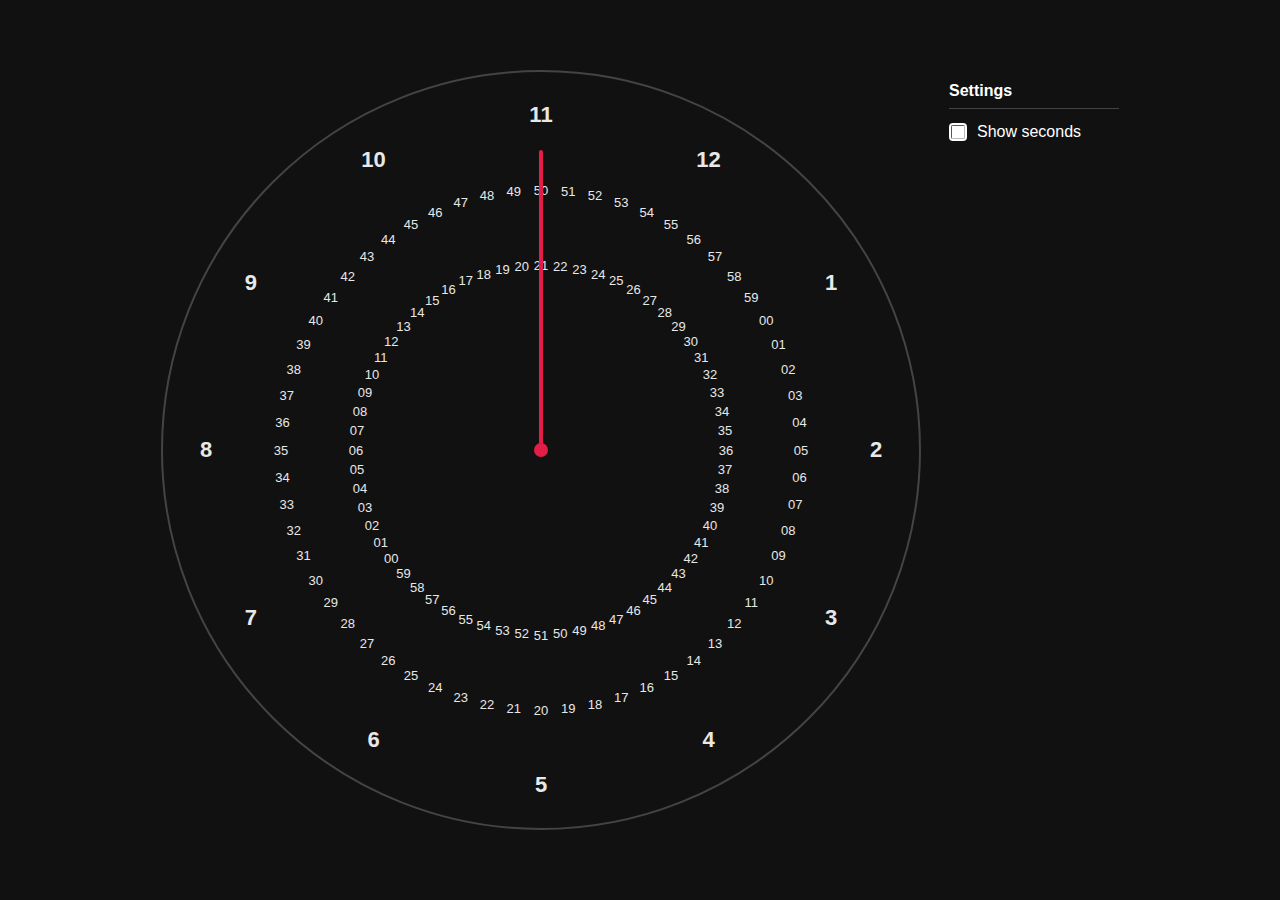
<file: index.html>
<!DOCTYPE html>
<html lang="en">
<head>
    <meta charset="UTF-8">
    <meta name="viewport" content="width=device-width, initial-scale=1.0">
    <title>Clock</title>
    <link rel="stylesheet" href="styles.css">
</head>

<body>
    <div class="layout">
        <div class="clock">
            <div class="ring hours" id="hours-ring"></div>
            <div class="ring minutes" id="minutes-ring"></div>
            <div class="ring seconds" id="seconds-ring"></div>
            <div class="pointer" aria-hidden="true"></div>
            <div class="center-dot" aria-hidden="true"></div>
        </div>

        <aside class="settings-panel" aria-label="Clock settings">
            <h2 class="settings-title">Settings</h2>
            <label class="toggle" for="seconds-toggle">
                <input type="checkbox" id="seconds-toggle" checked>
                Show seconds
            </label>
        </aside>
    </div>

    <script src="script.js"></script>
</body>
</html>
</file>
<file: styles.css>
* {
	box-sizing: border-box;
}

body {
	margin: 0;
	min-height: 100vh;
	display: grid;
	place-items: center;
	gap: 24px;
	padding: 20px;
	background: #111;
	color: #fff;
	font-family: Arial, sans-serif;
}

.layout {
	display: flex;
	align-items: flex-start;
	gap: 28px;
}

.settings-panel {
	min-width: 170px;
	padding-top: 12px;
}

.settings-title {
	margin: 0 0 14px;
	padding-bottom: 8px;
	font-size: 16px;
	font-weight: 700;
	border-bottom: 1px solid #444;
}

.toggle {
	display: inline-flex;
	align-items: center;
	gap: 10px;
	font-size: 16px;
	user-select: none;
}

.toggle input {
	appearance: none;
	-webkit-appearance: none;
	position: relative;
	width: 18px;
	height: 18px;
	margin: 0;
	border: 2px solid #fff;
	border-radius: 4px;
	background: #111;
	cursor: pointer;
}

.toggle input::before {
	content: '';
	position: absolute;
	inset: 50%;
	width: 0;
	height: 0;
	background: #fff;
	transform: translate(-50%, -50%);
	transition: width 0.18s ease, height 0.18s ease;
}

.toggle input:hover::before {
	opacity: 80%;
}

.toggle input:hover::before,
.toggle input:checked::before {
	width: 90%;
	height: 90%;
}

.clock {
	position: relative;
	width: 760px;
	height: 760px;
	border: 2px solid #444;
	border-radius: 50%;
	overflow: hidden;
	transition: width 0.25s ease, height 0.25s ease;
}

.clock.no-seconds {
	width: 640px;
	height: 640px;
}

.clock.no-seconds .seconds {
	display: none;
}

.ring {
	position: absolute;
	inset: 0;
	transform-origin: center;
}

.clock.motion-enabled .ring {
	transition: transform 0.72s linear;
}

.tick {
	position: absolute;
	left: 50%;
	top: 50%;
	transform-origin: center;
	color: #e8e8e8;
	font-variant-numeric: tabular-nums;
}

.clock.motion-enabled .tick {
	transition: transform 0.72s linear;
}

.hours .tick {
	font-size: 22px;
	font-weight: 700;
}

.minutes .tick,
.seconds .tick {
	font-size: 13px;
}

.pointer {
	position: absolute;
	left: 50%;
	top: 50%;
	width: 4px;
	height: 300px;
	background: #e11d48;
	border-radius: 999px;
	transform: translate(-50%, -100%);
	z-index: 5;
}

.center-dot {
	position: absolute;
	left: 50%;
	top: 50%;
	width: 14px;
	height: 14px;
	border-radius: 50%;
	background: #e11d48;
	transform: translate(-50%, -50%);
	z-index: 6;
}
</file>
